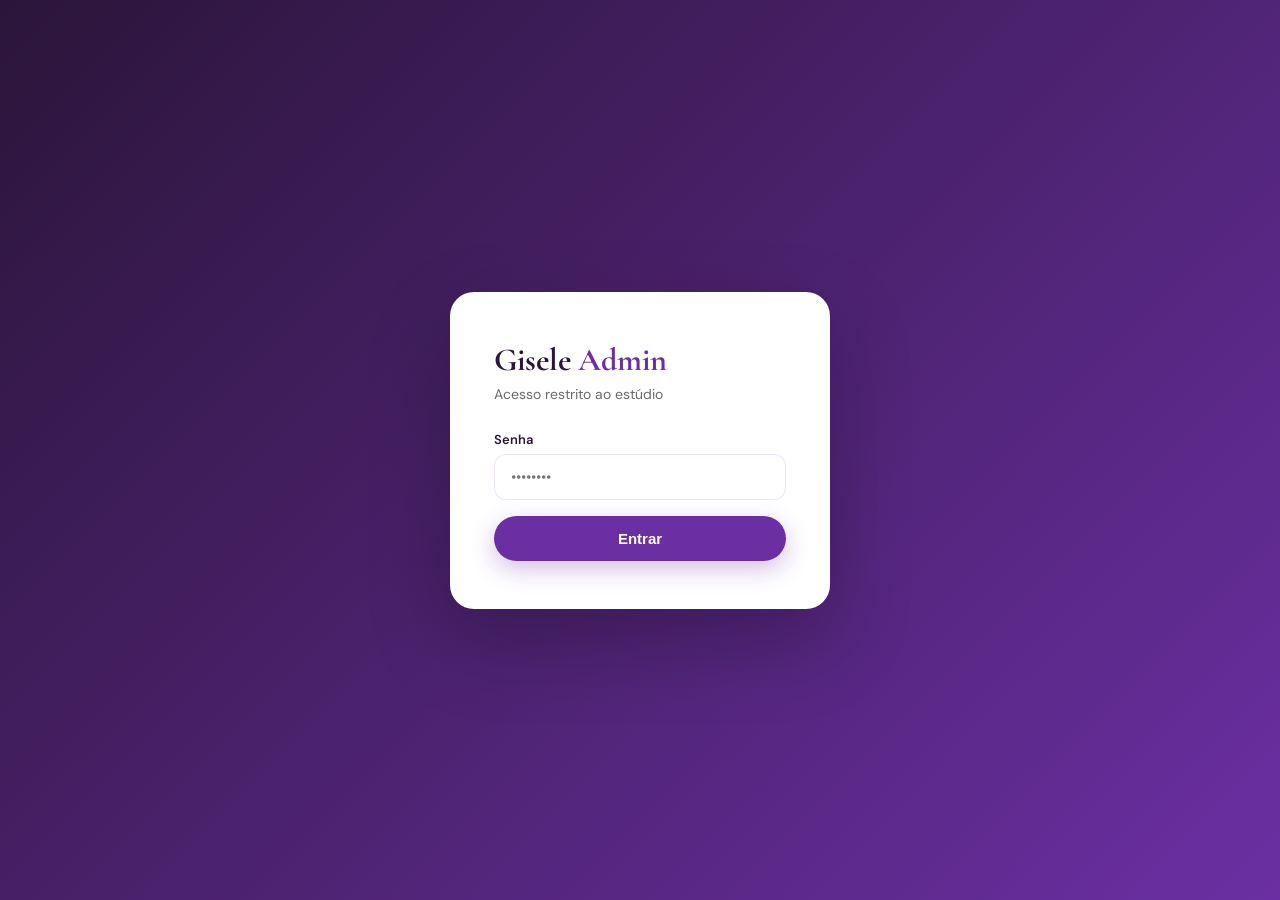
<file: admin.html>
<!DOCTYPE html>
<html lang="pt-BR">
<head>
  <meta charset="UTF-8"/>
  <meta name="viewport" content="width=device-width, initial-scale=1.0"/>
  <title>Painel Admin | Gisele Tranças</title>
  <link rel="stylesheet" href="admin.css">
  <link rel="preconnect" href="https://fonts.googleapis.com">
  <link rel="preconnect" href="https://fonts.gstatic.com" crossorigin>
  <link href="https://fonts.googleapis.com/css2?family=Cormorant+Garamond:ital,wght@0,600;0,700;1,400&family=DM+Sans:wght@300;400;500;600;700&display=swap" rel="stylesheet">
</head>
<body>

<!-- LOGIN -->
<div class="login-screen" id="loginScreen">
  <div class="login-box">
    <div class="login-logo">Gisele <span>Admin</span></div>
    <p>Acesso restrito ao estúdio</p>
    <div class="form-group">
      <label>Senha</label>
      <input type="password" id="loginSenha" placeholder="••••••••" onkeydown="if(event.key==='Enter')fazerLogin()">
    </div>
    <div id="loginErro" class="login-erro" style="display:none">Senha incorreta.</div>
    <button onclick="fazerLogin()" class="btn-login">Entrar</button>
  </div>
</div>

<!-- PAINEL -->
<div class="admin-wrap" id="adminWrap" style="display:none">

  <!-- SIDEBAR -->
  <aside class="sidebar">
    <div class="sidebar-logo">Gisele <span>Admin</span></div>
    <nav class="sidebar-nav">
      <a href="#" class="nav-item ativo" data-aba="dashboard" onclick="mudarAba('dashboard',this)">
        <span class="nav-icon">📊</span> Dashboard
      </a>
      <a href="#" class="nav-item" data-aba="agendamentos" onclick="mudarAba('agendamentos',this)">
        <span class="nav-icon">📅</span> Agendamentos
      </a>
      <a href="#" class="nav-item" data-aba="profissionais" onclick="mudarAba('profissionais',this)">
        <span class="nav-icon">💇</span> Profissionais
      </a>
      <a href="#" class="nav-item" data-aba="clientes" onclick="mudarAba('clientes',this)">
        <span class="nav-icon">👥</span> Clientes
      </a>
      <a href="#" class="nav-item" data-aba="faturamento" onclick="mudarAba('faturamento',this)">
        <span class="nav-icon">💰</span> Faturamento
      </a>
      <a href="#" class="nav-item" data-aba="estoque" onclick="mudarAba('estoque',this)">
        <span class="nav-icon">📦</span> Estoque
      </a>
    </nav>
    <button class="btn-sair" onclick="sair()">Sair</button>
  </aside>

  <!-- CONTEÚDO -->
  <main class="admin-main">

    <!-- ═══ DASHBOARD ═══ -->
    <div class="aba ativa" id="aba-dashboard">
      <div class="aba-header"><h1>Dashboard</h1><span id="dataHoje"></span></div>
      <div class="kpis" id="kpis"></div>
      <div class="dash-grid">
        <div class="dash-card">
          <h3>⏳ Aguardando confirmação</h3>
          <div class="ag-lista" id="listaAnalise"></div>
        </div>
        <div class="dash-card">
          <h3>✅ Próximos confirmados</h3>
          <div class="ag-lista" id="listaProximos"></div>
        </div>
      </div>
    </div>

    <!-- ═══ AGENDAMENTOS ═══ -->
    <div class="aba" id="aba-agendamentos">
      <div class="aba-header">
        <h1>Agendamentos</h1>
        <div class="filtro-status" id="filtroStatus">
          <button class="fs-btn ativo" data-s="todos" onclick="filtrarStatus('todos',this)">Todos</button>
          <button class="fs-btn" data-s="analise" onclick="filtrarStatus('analise',this)">Em análise</button>
          <button class="fs-btn" data-s="confirmado" onclick="filtrarStatus('confirmado',this)">Confirmados</button>
          <button class="fs-btn" data-s="cancelado" onclick="filtrarStatus('cancelado',this)">Cancelados</button>
          <button class="fs-btn" data-s="concluido" onclick="filtrarStatus('concluido',this)">Concluídos</button>
        </div>
      </div>
      <div class="ag-tabela" id="tabelaAgendamentos"></div>
    </div>

    <!-- ═══ PROFISSIONAIS ═══ -->
    <div class="aba" id="aba-profissionais">
      <div class="aba-header"><h1>Profissionais</h1></div>
      <div class="prof-cards" id="profCards"></div>
    </div>

    <!-- ═══ CLIENTES ═══ -->
    <div class="aba" id="aba-clientes">
      <div class="aba-header">
        <h1>Clientes</h1>
        <input type="text" id="buscaCliente" placeholder="🔍 Buscar cliente..." oninput="renderClientes()">
      </div>
      <div class="clientes-tabela" id="tabelaClientes"></div>
    </div>

    <!-- ═══ FATURAMENTO ═══ -->
    <div class="aba" id="aba-faturamento">
      <div class="aba-header">
        <h1>Faturamento</h1>
        <select id="periodoFat" onchange="renderFaturamento()">
          <option value="7">Últimos 7 dias</option>
          <option value="30" selected>Últimos 30 dias</option>
          <option value="90">Últimos 90 dias</option>
        </select>
      </div>
      <div class="fat-kpis" id="fatKpis"></div>
      <div class="fat-grid">
        <div class="dash-card"><h3>Por serviço</h3><div id="fatPorServico"></div></div>
        <div class="dash-card"><h3>Por profissional</h3><div id="fatPorProf"></div></div>
      </div>
      <div class="dash-card" style="margin-top:20px"><h3>Histórico de receitas</h3><div id="fatHistorico"></div></div>
    </div>

    <!-- ═══ ESTOQUE ═══ -->
    <div class="aba" id="aba-estoque">
      <div class="aba-header">
        <h1>Estoque</h1>
        <button class="btn-add" onclick="abrirModalEstoque()">+ Novo produto</button>
      </div>
      <div class="estoque-tabela" id="tabelaEstoque"></div>
    </div>

  </main>
</div>

<!-- MODAL AGENDAMENTO -->
<div class="modal-overlay" id="modalOverlay" onclick="fecharModal()">
  <div class="modal" id="modal" onclick="event.stopPropagation()">
    <button class="modal-close" onclick="fecharModal()">✕</button>
    <div id="modalConteudo"></div>
  </div>
</div>

<!-- MODAL ESTOQUE -->
<div class="modal-overlay" id="modalEstoqueOverlay" onclick="fecharModalEstoque()">
  <div class="modal" id="modalEstoque" onclick="event.stopPropagation()">
    <button class="modal-close" onclick="fecharModalEstoque()">✕</button>
    <div class="modal-titulo">Produto</div>
    <div class="form-group"><label>Nome do produto</label><input type="text" id="esNome" placeholder="Ex: Fio de tranças 100g"></div>
    <div class="form-row2">
      <div class="form-group"><label>Quantidade</label><input type="number" id="esQtd" min="0" value="0"></div>
      <div class="form-group"><label>Estoque mínimo</label><input type="number" id="esMin" min="0" value="1"></div>
      <div class="form-group"><label>Preço custo (R$)</label><input type="number" id="esPreco" min="0" step="0.01"></div>
    </div>
    <div class="form-group"><label>Categoria</label>
      <select id="esCat"><option>Fio</option><option>Produto capilar</option><option>Acessório</option><option>Outro</option></select>
    </div>
    <input type="hidden" id="esEditId">
    <button class="btn-login" onclick="salvarProduto()" style="margin-top:16px">Salvar produto</button>
  </div>
</div>

<script src="data.js"></script>
<script src="admin.js"></script>
</body>
</html>
</file>
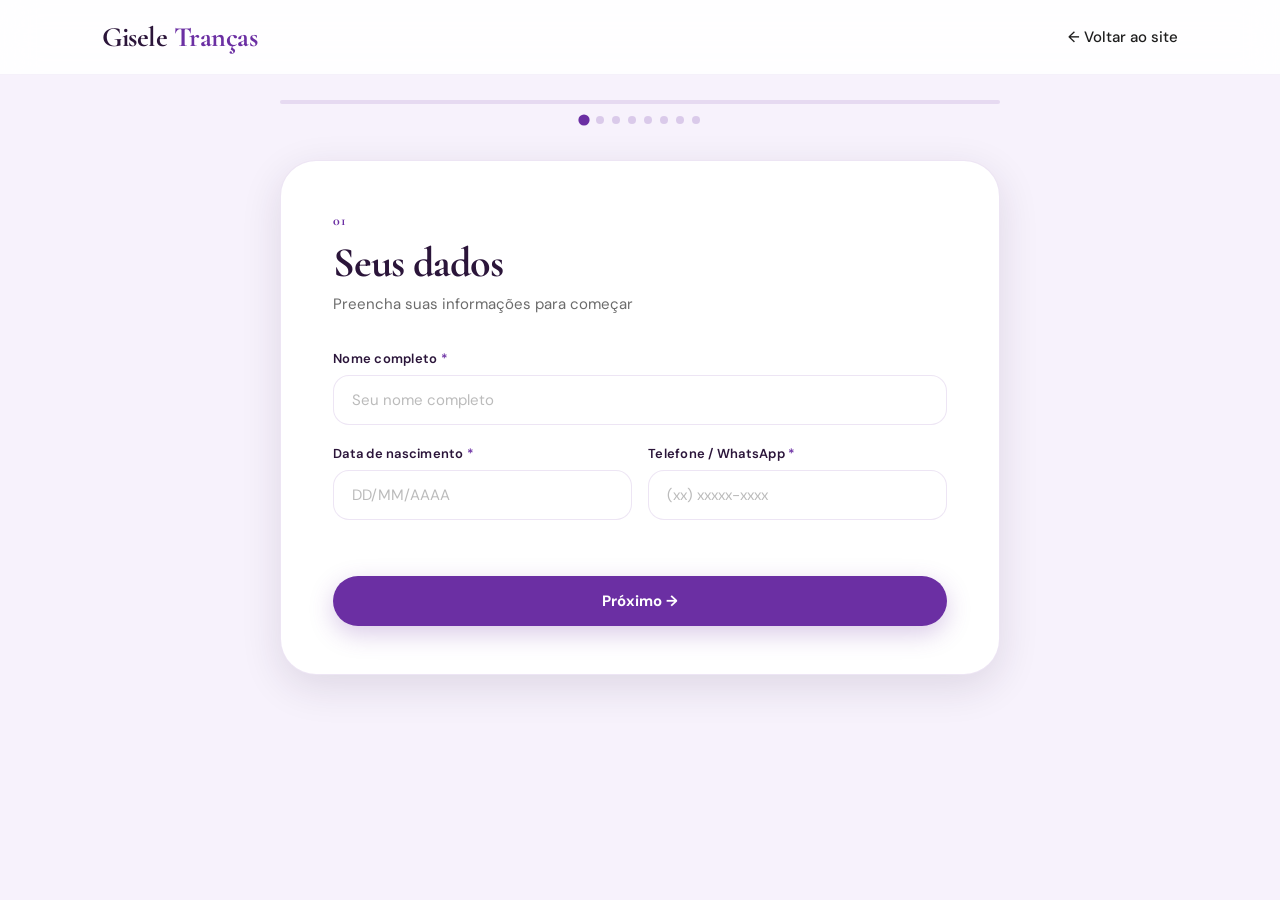
<file: agendamento.html>
<!DOCTYPE html>
<html lang="pt-BR">
<head>
  <meta charset="UTF-8"/>
  <meta name="viewport" content="width=device-width, initial-scale=1.0"/>
  <title>Agendar | Gisele Tranças</title>
  <link rel="stylesheet" href="style.css">
  <link rel="stylesheet" href="agendar.css">
  <link rel="preconnect" href="https://fonts.googleapis.com">
  <link rel="preconnect" href="https://fonts.gstatic.com" crossorigin>
  <link href="https://fonts.googleapis.com/css2?family=Cormorant+Garamond:ital,wght@0,400;0,600;0,700;1,400;1,600&family=DM+Sans:wght@300;400;500;600&display=swap" rel="stylesheet">
</head>
<body class="agendar-body">

<header id="header">
  <a href="index.html" class="logo">Gisele <span>Tranças</span></a>
  <nav>
    <a href="index.html">← Voltar ao site</a>
  </nav>
</header>

<main class="agendar-main">

  <!-- PROGRESS BAR -->
  <div class="progress-wrap">
    <div class="progress-bar" id="progressBar"></div>
  </div>
  <div class="steps-indicator" id="stepsIndicator"></div>

  <!-- CONTAINER DAS TELAS -->
  <div class="tela-wrap" id="telaWrap">

    <!-- ════════════ TELA 1: DADOS PESSOAIS ════════════ -->
    <div class="tela ativa" id="tela1">
      <div class="tela-header">
        <span class="tela-num">01</span>
        <h2>Seus dados</h2>
        <p>Preencha suas informações para começar</p>
      </div>
      <div class="form-group">
        <label>Nome completo <span class="req">*</span></label>
        <input type="text" id="nomeCliente" placeholder="Seu nome completo" autocomplete="name">
      </div>
      <div class="form-row">
        <div class="form-group">
          <label>Data de nascimento <span class="req">*</span></label>
          <input type="text" id="nascimento" placeholder="DD/MM/AAAA" maxlength="10">
        </div>
        <div class="form-group">
          <label>Telefone / WhatsApp <span class="req">*</span></label>
          <input type="text" id="telefone" placeholder="(xx) xxxxx-xxxx" maxlength="15">
        </div>
      </div>
      <div class="tela-actions">
        <button class="btn-prox" onclick="irParaTela(2)">Próximo →</button>
      </div>
    </div>

    <!-- ════════════ TELA 2: ESCOLHER SERVIÇO ════════════ -->
    <div class="tela" id="tela2">
      <div class="tela-header">
        <span class="tela-num">02</span>
        <h2>Escolha o serviço</h2>
        <p>Selecione a categoria e o serviço desejado</p>
      </div>

      <div class="servico-categorias" id="servicoCategorias"></div>

      <!-- Sub-seleção dinâmica (sexo, variante, etc.) -->
      <div class="sub-selecao" id="subSelecao"></div>

      <!-- Adicionais (Nagô feminino) -->
      <div class="adicionais-wrap" id="adicionaisWrap" style="display:none">
        <div class="adicionais-titulo">Adicionais (opcional)</div>
        <div class="adicionais-lista" id="adicionaisLista"></div>
      </div>

      <div class="servico-resumo" id="servicoResumo" style="display:none"></div>

      <div class="tela-actions">
        <button class="btn-voltar" onclick="irParaTela(1)">← Voltar</button>
        <button class="btn-prox" id="btnProxServico" onclick="avancarDeServico()" disabled>Próximo →</button>
      </div>
    </div>

    <!-- ════════════ TELA 3: FOTOS ════════════ -->
    <div class="tela" id="tela3">
      <div class="tela-header">
        <span class="tela-num">03</span>
        <h2>Fotos</h2>
        <p>Envie as fotos para ajudar na personalização</p>
      </div>

      <div class="foto-cards">
        <div class="foto-card">
          <div class="foto-label">📸 Foto do seu cabelo atual <span class="opcional">(opcional)</span></div>
          <div class="foto-drop" id="dropCabelo" onclick="document.getElementById('inputCabelo').click()">
            <div class="foto-drop-inner">
              <div class="foto-icon">🖼️</div>
              <p>Clique ou arraste a foto aqui</p>
              <small>JPG, PNG ou HEIC</small>
            </div>
            <img class="foto-preview" id="prevCabelo" alt="">
          </div>
          <input type="file" id="inputCabelo" accept="image/*" hidden>
        </div>

        <div class="foto-card">
          <div class="foto-label">✨ Foto de referência <span class="req">*</span> <span style="font-size:12px;color:var(--texto-cl)">(obrigatória)</span></div>
          <div class="foto-drop" id="dropRef" onclick="document.getElementById('inputRef').click()">
            <div class="foto-drop-inner">
              <div class="foto-icon">💜</div>
              <p>Clique ou arraste a referência</p>
              <small>Mostre o estilo que você quer</small>
            </div>
            <img class="foto-preview" id="prevRef" alt="">
          </div>
          <input type="file" id="inputRef" accept="image/*" hidden>
        </div>
      </div>

      <div class="tela-actions">
        <button class="btn-voltar" onclick="irParaTela(2)">← Voltar</button>
        <button class="btn-pular" onclick="pularFoto()">Pular fotos →</button>
        <button class="btn-prox" id="btnProxFoto" onclick="avancarDeFoto()">Próximo →</button>
      </div>
    </div>

    <!-- ════════════ TELA 4: COR E TAMANHO ════════════ -->
    <div class="tela" id="tela4">
      <div class="tela-header">
        <span class="tela-num">04</span>
        <h2>Cor e tamanho</h2>
        <p>Personalize sua trança</p>
      </div>

      <div class="form-group">
        <label>Cor desejada <span class="req">*</span></label>
        <div class="cores-grid" id="coresGrid">
          <div class="cor-opt" data-cor="Preto" onclick="selecionarCor(this)"><div class="cor-bolinha" style="background:#111"></div><span>Preto</span></div>
          <div class="cor-opt" data-cor="Castanho escuro" onclick="selecionarCor(this)"><div class="cor-bolinha" style="background:#3D1F00"></div><span>Castanho Esc.</span></div>
          <div class="cor-opt" data-cor="Castanho claro" onclick="selecionarCor(this)"><div class="cor-bolinha" style="background:#8B5E3C"></div><span>Castanho Cl.</span></div>
          <div class="cor-opt" data-cor="Loiro" onclick="selecionarCor(this)"><div class="cor-bolinha" style="background:#D4A017"></div><span>Loiro</span></div>
          <div class="cor-opt" data-cor="Ruivo" onclick="selecionarCor(this)"><div class="cor-bolinha" style="background:#A0522D"></div><span>Ruivo</span></div>
          <div class="cor-opt" data-cor="Burgundy" onclick="selecionarCor(this)"><div class="cor-bolinha" style="background:#800020"></div><span>Burgundy</span></div>
          <div class="cor-opt" data-cor="Roxo" onclick="selecionarCor(this)"><div class="cor-bolinha" style="background:#6B2FA3"></div><span>Roxo</span></div>
          <div class="cor-opt" data-cor="Azul" onclick="selecionarCor(this)"><div class="cor-bolinha" style="background:#1a56db"></div><span>Azul</span></div>
          <div class="cor-opt" data-cor="Verde" onclick="selecionarCor(this)"><div class="cor-bolinha" style="background:#2e7d32"></div><span>Verde</span></div>
          <div class="cor-opt" data-cor="Rosa" onclick="selecionarCor(this)"><div class="cor-bolinha" style="background:#e91e8c"></div><span>Rosa</span></div>
          <div class="cor-opt" data-cor="Colorido" onclick="selecionarCor(this)"><div class="cor-bolinha grad"></div><span>Colorido</span></div>
          <div class="cor-opt" data-cor="Outra" onclick="selecionarCor(this)"><div class="cor-bolinha" style="background:linear-gradient(135deg,#eee,#ccc)"></div><span>Outra</span></div>
        </div>
        <input type="text" id="corPersonalizada" placeholder="Descreva a cor..." style="display:none;margin-top:12px">
      </div>

      <div class="form-group">
        <label>Tamanho desejado <span class="req">*</span></label>
        <div class="tamanho-opts" id="tamanhoOpts">
          <div class="tam-opt" data-tam="Curto" onclick="selecionarTam(this)">
            <div class="tam-icon">〰️</div><span>Curto</span><small>Até o queixo</small>
          </div>
          <div class="tam-opt" data-tam="Médio" onclick="selecionarTam(this)">
            <div class="tam-icon">〰️〰️</div><span>Médio</span><small>Ombro ao busto</small>
          </div>
          <div class="tam-opt" data-tam="Longo" onclick="selecionarTam(this)">
            <div class="tam-icon">〰️〰️〰️</div><span>Longo</span><small>Cintura</small>
          </div>
          <div class="tam-opt" data-tam="Extra longo" onclick="selecionarTam(this)">
            <div class="tam-icon">〰️〰️〰️〰️</div><span>Extra longo</span><small>Abaixo da cintura</small>
          </div>
        </div>
      </div>

      <div class="tela-actions">
        <button class="btn-voltar" onclick="irParaTela(3)">← Voltar</button>
        <button class="btn-prox" id="btnProxCorTam" onclick="avancarDeCorTam()" disabled>Próximo →</button>
      </div>
    </div>

    <!-- ════════════ TELA 5: PROFISSIONAL ════════════ -->
    <div class="tela" id="tela5">
      <div class="tela-header">
        <span class="tela-num">05</span>
        <h2>Profissional</h2>
        <p>Escolha com quem deseja ser atendida</p>
      </div>

      <div class="prof-selecao" id="profSelecao"></div>

      <div class="tela-actions">
        <button class="btn-voltar" id="btnVoltarProf" onclick="voltarDeProfissional()">← Voltar</button>
        <button class="btn-prox" id="btnProxProf" onclick="avancarDeProf()" disabled>Próximo →</button>
      </div>
    </div>

    <!-- ════════════ TELA 6: AGENDA ════════════ -->
    <div class="tela" id="tela6">
      <div class="tela-header">
        <span class="tela-num">06</span>
        <h2>Data e horário</h2>
        <p>Escolha o melhor momento para você</p>
      </div>

      <div class="agenda-wrap">
        <div class="calendario" id="calendario"></div>
        <div class="horarios-wrap">
          <div class="horarios-titulo" id="horariosTitulo">Selecione uma data</div>
          <div class="horarios-grid" id="horariosGrid"></div>
        </div>
      </div>

      <div class="tela-actions">
        <button class="btn-voltar" onclick="irParaTela(5)">← Voltar</button>
        <button class="btn-prox" id="btnProxAgenda" onclick="avancarDeAgenda()" disabled>Próximo →</button>
      </div>
    </div>

    <!-- ════════════ TELA 7: CONFIRMAÇÃO ════════════ -->
    <div class="tela" id="tela7">
      <div class="tela-header">
        <span class="tela-num">07</span>
        <h2>Confirme seu agendamento</h2>
        <p>Revise os dados antes de enviar</p>
      </div>

      <div class="resumo-final" id="resumoFinal"></div>

      <div class="politica-box">
        <h4>📋 Política de Cancelamento</h4>
        <p>Cancelamentos devem ser realizados com <strong>mínimo de 24 horas de antecedência</strong>.</p>
        <p>Agendamentos de última hora não são aceitos via site — entre em contato pelo WhatsApp ou ligue para <strong>(19) 99380-1112</strong>.</p>
        <p>Reagendamentos podem ser realizados mediante disponibilidade.</p>
        <label class="aceite-label">
          <input type="checkbox" id="aceiteTermos"> Li e aceito a política de cancelamento
        </label>
      </div>

      <div class="tela-actions">
        <button class="btn-voltar" onclick="irParaTela(6)">← Voltar</button>
        <button class="btn-confirmar" id="btnConfirmar" onclick="confirmarAgendamento()">Confirmar agendamento ✦</button>
      </div>
    </div>

    <!-- ════════════ TELA 8: EM ANÁLISE ════════════ -->
    <div class="tela" id="tela8">
      <div class="tela-analise">
        <div class="analise-icon">⏳</div>
        <h2>Agendamento em análise!</h2>
        <p>Recebemos sua solicitação. Em breve a Gisele irá confirmar seu horário pelo WhatsApp.</p>
        <div class="analise-info" id="analiseInfo"></div>
        <a href="index.html" class="btn-primary" style="margin-top:24px">Voltar ao início</a>
        <a id="btnWppFinal" href="#" class="btn-ghost" style="margin-top:12px" target="_blank">Falar no WhatsApp</a>
      </div>
    </div>

  </div><!-- /.tela-wrap -->
</main>

<script src="data.js"></script>
<script src="agendar.js"></script>
</body>
</html>
</file>
<file: admin.css>
@import url('https://fonts.googleapis.com/css2?family=Cormorant+Garamond:ital,wght@0,600;0,700;1,400&family=DM+Sans:wght@300;400;500;600;700&display=swap');

:root {
  --roxo:#6B2FA3; --roxo-esc:#2B153A; --roxo-med:#8B44C4;
  --lilas:#F7F2FC; --lilas-med:#EDE0FA;
  --branco:#fff; --texto:#1E1E1E; --texto-cl:#6B6B6B;
  --borda:rgba(107,47,163,.12);
  --verde:#22c55e; --vermelho:#ef4444; --amarelo:#f59e0b; --azul:#3b82f6;
  --font-disp:'Cormorant Garamond',serif;
  --font-body:'DM Sans',sans-serif;
  --sidebar:240px;
}
*,*::before,*::after{margin:0;padding:0;box-sizing:border-box;}
body{font-family:var(--font-body);background:#f5f0fb;color:var(--texto);}
a{text-decoration:none;color:inherit;}
input,select,textarea{font-family:var(--font-body);}

/* LOGIN */
.login-screen{min-height:100vh;display:flex;align-items:center;justify-content:center;background:linear-gradient(135deg,#2B153A,#6B2FA3);}
.login-box{background:#fff;border-radius:24px;padding:48px 44px;width:100%;max-width:380px;box-shadow:0 32px 80px rgba(0,0,0,.25);}
.login-logo{font-family:var(--font-disp);font-size:32px;font-weight:700;color:var(--roxo-esc);margin-bottom:6px;}
.login-logo span{color:var(--roxo);}
.login-box p{color:var(--texto-cl);font-size:14px;margin-bottom:28px;}
.form-group{margin-bottom:16px;}
label{display:block;font-size:13px;font-weight:600;color:var(--roxo-esc);margin-bottom:6px;}
input[type=text],input[type=password],input[type=number],input[type=email],select,textarea{
  width:100%;padding:12px 16px;border:1.5px solid var(--borda);border-radius:12px;
  font-size:15px;color:var(--texto);background:#fff;outline:none;transition:.3s;
}
input:focus,select:focus{border-color:var(--roxo);box-shadow:0 0 0 4px rgba(107,47,163,.08);}
.login-erro{background:#fff0f0;border:1px solid #f5c2c7;border-radius:8px;padding:10px 14px;font-size:13px;color:#c0392b;margin-bottom:14px;}
.btn-login{width:100%;padding:14px;background:var(--roxo);color:#fff;border:none;border-radius:50px;font-size:15px;font-weight:700;cursor:pointer;box-shadow:0 8px 24px rgba(107,47,163,.3);transition:.3s;}
.btn-login:hover{background:var(--roxo-esc);}

/* LAYOUT */
.admin-wrap{display:flex;min-height:100vh;}

/* SIDEBAR */
.sidebar{
  width:var(--sidebar);min-width:var(--sidebar);background:var(--roxo-esc);
  display:flex;flex-direction:column;padding:32px 0;position:sticky;top:0;height:100vh;
}
.sidebar-logo{font-family:var(--font-disp);font-size:24px;font-weight:700;color:#fff;padding:0 24px 32px;border-bottom:1px solid rgba(255,255,255,.08);}
.sidebar-logo span{color:var(--roxo-med);}
.sidebar-nav{flex:1;padding:20px 12px;display:flex;flex-direction:column;gap:4px;}
.nav-item{display:flex;align-items:center;gap:12px;padding:11px 14px;border-radius:12px;font-size:14px;font-weight:500;color:rgba(255,255,255,.65);transition:.25s;cursor:pointer;}
.nav-item:hover{background:rgba(255,255,255,.07);color:#fff;}
.nav-item.ativo{background:rgba(107,47,163,.5);color:#fff;font-weight:700;}
.nav-icon{font-size:17px;width:24px;text-align:center;}
.btn-sair{margin:16px;padding:11px;background:rgba(255,255,255,.07);border:1px solid rgba(255,255,255,.12);border-radius:12px;color:rgba(255,255,255,.5);font-size:13px;font-weight:600;cursor:pointer;transition:.25s;font-family:var(--font-body);}
.btn-sair:hover{background:rgba(239,68,68,.2);color:#fff;border-color:rgba(239,68,68,.3);}

/* MAIN */
.admin-main{flex:1;padding:32px 36px;overflow-y:auto;max-width:1200px;}

/* ABA */
.aba{display:none;animation:fadeIn .3s ease;}
.aba.ativa{display:block;}
@keyframes fadeIn{from{opacity:0;transform:translateY(8px);}to{opacity:1;transform:translateY(0);}}

.aba-header{display:flex;justify-content:space-between;align-items:center;margin-bottom:28px;flex-wrap:wrap;gap:12px;}
.aba-header h1{font-family:var(--font-disp);font-size:38px;color:var(--roxo-esc);letter-spacing:-1px;}

/* KPIS */
.kpis,.fat-kpis{display:grid;grid-template-columns:repeat(4,1fr);gap:16px;margin-bottom:28px;}
.kpi-card{background:#fff;border-radius:16px;padding:22px 20px;border:1px solid var(--borda);}
.kpi-label{font-size:12px;font-weight:700;letter-spacing:.08em;text-transform:uppercase;color:var(--texto-cl);margin-bottom:8px;}
.kpi-val{font-family:var(--font-disp);font-size:38px;font-weight:700;color:var(--roxo-esc);line-height:1;}
.kpi-sub{font-size:12px;color:var(--texto-cl);margin-top:4px;}
.kpi-card.verde .kpi-val{color:var(--verde);}
.kpi-card.roxo .kpi-val{color:var(--roxo);}

/* DASH GRID */
.dash-grid{display:grid;grid-template-columns:1fr 1fr;gap:20px;}
.dash-card{background:#fff;border-radius:16px;padding:24px;border:1px solid var(--borda);}
.dash-card h3{font-size:14px;font-weight:700;color:var(--roxo-esc);margin-bottom:16px;}

/* LISTA AGENDAMENTOS (dashboard) */
.ag-lista{display:flex;flex-direction:column;gap:10px;}
.ag-mini{padding:12px 14px;border-radius:12px;background:var(--lilas);border:1px solid var(--borda);cursor:pointer;transition:.2s;}
.ag-mini:hover{border-color:var(--roxo);}
.ag-mini-nome{font-size:14px;font-weight:600;color:var(--roxo-esc);}
.ag-mini-det{font-size:12px;color:var(--texto-cl);margin-top:2px;}
.ag-vazio{font-size:14px;color:var(--texto-cl);padding:12px 0;}

/* TABELA AGENDAMENTOS */
.filtro-status{display:flex;gap:8px;flex-wrap:wrap;}
.fs-btn{padding:8px 16px;border-radius:30px;border:1.5px solid var(--borda);background:#fff;font-size:13px;font-weight:600;cursor:pointer;font-family:var(--font-body);color:var(--texto-cl);transition:.25s;}
.fs-btn:hover{border-color:var(--roxo);color:var(--roxo);}
.fs-btn.ativo{background:var(--roxo);color:#fff;border-color:var(--roxo);}

.ag-tabela,.clientes-tabela,.estoque-tabela{overflow-x:auto;}
table{width:100%;border-collapse:collapse;background:#fff;border-radius:16px;overflow:hidden;border:1px solid var(--borda);}
th{background:var(--lilas);padding:12px 16px;text-align:left;font-size:12px;font-weight:700;letter-spacing:.06em;text-transform:uppercase;color:var(--roxo-esc);}
td{padding:14px 16px;border-top:1px solid var(--borda);font-size:14px;vertical-align:middle;}
tr:hover td{background:#faf5ff;}

.badge{display:inline-block;padding:4px 10px;border-radius:20px;font-size:11px;font-weight:700;letter-spacing:.04em;}
.badge.analise{background:rgba(245,158,11,.12);color:#92400e;}
.badge.confirmado{background:rgba(34,197,94,.12);color:#166534;}
.badge.cancelado{background:rgba(239,68,68,.12);color:#991b1b;}
.badge.concluido{background:rgba(107,47,163,.12);color:var(--roxo);}

.btn-sm{padding:6px 12px;border-radius:8px;border:none;font-size:12px;font-weight:700;cursor:pointer;font-family:var(--font-body);transition:.2s;}
.btn-confirmar-sm{background:rgba(34,197,94,.15);color:#166534;}
.btn-confirmar-sm:hover{background:var(--verde);color:#fff;}
.btn-cancelar-sm{background:rgba(239,68,68,.12);color:#991b1b;}
.btn-cancelar-sm:hover{background:var(--vermelho);color:#fff;}
.btn-ver-sm{background:var(--lilas);color:var(--roxo);}
.btn-ver-sm:hover{background:var(--lilas-med);}
.btn-reagendar-sm{background:rgba(59,130,246,.12);color:#1d4ed8;}
.btn-reagendar-sm:hover{background:var(--azul);color:#fff;}
.acoes-cell{display:flex;gap:6px;flex-wrap:wrap;}

/* PROFISSIONAIS */
.prof-cards{display:grid;grid-template-columns:repeat(3,1fr);gap:20px;}
.prof-admin-card{background:#fff;border-radius:20px;padding:28px 24px;border:1px solid var(--borda);}
.prof-admin-av{width:60px;height:60px;border-radius:50%;background:var(--lilas-med);color:var(--roxo);font-family:var(--font-disp);font-size:28px;font-weight:700;display:flex;align-items:center;justify-content:center;margin-bottom:14px;}
.prof-admin-card h3{font-size:18px;font-weight:700;color:var(--roxo-esc);margin-bottom:4px;}
.prof-admin-card .prof-servicos{font-size:12px;color:var(--texto-cl);line-height:1.7;margin:10px 0 14px;}
.prof-horarios{display:flex;flex-direction:column;gap:4px;}
.prof-hor-row{display:flex;justify-content:space-between;font-size:12px;padding:5px 0;border-top:1px solid var(--borda);}
.prof-hor-dia{font-weight:600;color:var(--roxo-esc);}
.prof-hor-h{color:var(--texto-cl);}

/* FATURAMENTO */
.fat-bar-wrap{margin-bottom:8px;}
.fat-bar-label{display:flex;justify-content:space-between;font-size:13px;margin-bottom:4px;}
.fat-bar-track{height:8px;background:var(--lilas);border-radius:4px;overflow:hidden;}
.fat-bar-fill{height:100%;background:var(--roxo);border-radius:4px;transition:width .6s ease;}
.fat-hist-item{display:flex;justify-content:space-between;padding:10px 0;border-top:1px solid var(--borda);font-size:14px;}
.fat-hist-item .fat-nome{font-weight:500;}
.fat-hist-item .fat-val{font-weight:700;color:var(--roxo);}

/* ESTOQUE */
.btn-add{padding:10px 20px;background:var(--roxo);color:#fff;border:none;border-radius:50px;font-size:14px;font-weight:700;cursor:pointer;font-family:var(--font-body);box-shadow:0 4px 16px rgba(107,47,163,.25);transition:.3s;}
.btn-add:hover{background:var(--roxo-esc);}
.estoque-baixo td{background:rgba(239,68,68,.04);}
.qtd-cell{display:flex;align-items:center;gap:8px;}
.qtd-btn{width:26px;height:26px;border-radius:6px;border:1px solid var(--borda);background:#fff;cursor:pointer;font-size:16px;display:flex;align-items:center;justify-content:center;transition:.2s;}
.qtd-btn:hover{background:var(--lilas);}

/* MODAL */
.modal-overlay{position:fixed;inset:0;background:rgba(43,21,58,.5);backdrop-filter:blur(6px);z-index:1000;display:none;align-items:center;justify-content:center;padding:20px;}
.modal-overlay.open{display:flex;}
.modal{background:#fff;border-radius:24px;padding:36px;max-width:560px;width:100%;max-height:90vh;overflow-y:auto;position:relative;box-shadow:0 32px 80px rgba(0,0,0,.2);}
.modal-close{position:absolute;top:16px;right:16px;background:var(--lilas);border:none;border-radius:50%;width:32px;height:32px;font-size:16px;cursor:pointer;display:flex;align-items:center;justify-content:center;transition:.2s;}
.modal-close:hover{background:var(--lilas-med);}
.modal-titulo{font-family:var(--font-disp);font-size:28px;color:var(--roxo-esc);margin-bottom:20px;}
.modal-row{display:flex;justify-content:space-between;padding:10px 0;border-bottom:1px solid var(--borda);font-size:14px;}
.modal-row:last-child{border-bottom:none;}
.modal-key{color:var(--texto-cl);font-size:13px;}
.modal-val{font-weight:600;color:var(--roxo-esc);text-align:right;max-width:60%;}
.modal-fotos{display:grid;grid-template-columns:1fr 1fr;gap:12px;margin:16px 0;}
.modal-foto{border-radius:12px;overflow:hidden;background:var(--lilas);aspect-ratio:4/5;}
.modal-foto img{width:100%;height:100%;object-fit:cover;}
.modal-foto-label{font-size:11px;font-weight:600;letter-spacing:.05em;text-transform:uppercase;color:var(--texto-cl);margin-bottom:6px;}
.modal-acoes{display:flex;gap:10px;margin-top:20px;flex-wrap:wrap;}
.btn-modal{flex:1;padding:13px;border-radius:50px;border:none;font-size:14px;font-weight:700;cursor:pointer;font-family:var(--font-body);transition:.25s;}
.btn-confirmar-m{background:var(--verde);color:#fff;}
.btn-cancelar-m{background:rgba(239,68,68,.12);color:#991b1b;border:1px solid rgba(239,68,68,.2);}
.btn-cancelar-m:hover{background:var(--vermelho);color:#fff;}
.btn-reagendar-m{background:var(--lilas);color:var(--roxo);}

/* Reagendamento */
.reagendar-wrap{margin-top:16px;padding-top:16px;border-top:1px solid var(--borda);}
.reagendar-wrap h4{font-size:14px;font-weight:700;color:var(--roxo-esc);margin-bottom:12px;}
.form-row2{display:grid;grid-template-columns:repeat(3,1fr);gap:12px;}

/* BUSCA */
#buscaCliente{max-width:280px;padding:10px 16px;border-radius:50px;}

/* RESPONSIVE */
@media(max-width:900px){
  .sidebar{display:none;}
  .kpis,.fat-kpis{grid-template-columns:repeat(2,1fr);}
  .dash-grid,.prof-cards{grid-template-columns:1fr;}
}
@media(max-width:600px){
  .admin-main{padding:20px 16px;}
  .kpis,.fat-kpis{grid-template-columns:1fr 1fr;}
}
</file>
<file: style.css>
@import url('https://fonts.googleapis.com/css2?family=Cormorant+Garamond:ital,wght@0,400;0,600;0,700;1,400;1,600&family=DM+Sans:wght@300;400;500;600&display=swap');

/* ═══════════════════════════════════════════
   VARIABLES
═══════════════════════════════════════════ */
:root {
  --roxo:        #6B2FA3;
  --roxo-med:    #8B44C4;
  --roxo-esc:    #2B153A;
  --lilas:       #F7F2FC;
  --lilas-med:   #EDE0FA;
  --branco:      #FFFFFF;
  --texto:       #1E1E1E;
  --texto-cl:    #6B6B6B;
  --borda:       rgba(107,47,163,0.12);
  --shadow-sm:   0 4px 20px rgba(43,21,58,0.08);
  --shadow-md:   0 12px 40px rgba(43,21,58,0.12);
  --shadow-lg:   0 24px 70px rgba(43,21,58,0.16);
  --r-sm: 16px;
  --r-md: 24px;
  --r-lg: 36px;
  --font-disp: 'Cormorant Garamond', serif;
  --font-body: 'DM Sans', sans-serif;
}

/* ═══════════════════════════════════════════
   RESET & BASE
═══════════════════════════════════════════ */
*, *::before, *::after { margin:0; padding:0; box-sizing:border-box; }
html { scroll-behavior:smooth; font-size:16px; }
body { font-family:var(--font-body); color:var(--texto); background:var(--branco); overflow-x:hidden; }
img  { display:block; max-width:100%; }
a    { text-decoration:none; color:inherit; }

/* ═══════════════════════════════════════════
   UTILS
═══════════════════════════════════════════ */
.btn-primary {
  display:inline-block;
  background:var(--roxo);
  color:#fff;
  padding:14px 30px;
  border-radius:50px;
  font-weight:600;
  font-size:15px;
  letter-spacing:.03em;
  box-shadow:0 10px 28px rgba(107,47,163,.28);
  transition:all .3s ease;
}
.btn-primary:hover { background:var(--roxo-esc); transform:translateY(-2px); box-shadow:0 16px 36px rgba(107,47,163,.38); }

.btn-ghost {
  display:inline-block;
  border:1.5px solid var(--borda);
  color:var(--roxo-esc);
  padding:14px 30px;
  border-radius:50px;
  font-weight:600;
  font-size:15px;
  background:rgba(255,255,255,.8);
  transition:all .3s ease;
}
.btn-ghost:hover { border-color:var(--roxo); background:var(--lilas-med); }

.label-it {
  font-family:var(--font-disp);
  font-style:italic;
  font-size:26px;
  color:var(--roxo);
}

/* ═══════════════════════════════════════════
   HEADER
═══════════════════════════════════════════ */
header {
  position:fixed; top:0; left:0; width:100%; z-index:999;
  padding:20px 8%;
  display:flex; justify-content:space-between; align-items:center;
  background:rgba(255,255,255,.88);
  backdrop-filter:blur(18px);
  border-bottom:1px solid rgba(107,47,163,.06);
  transition:padding .3s, box-shadow .3s;
}
header.scrolled { padding:14px 8%; box-shadow:var(--shadow-sm); }

.logo {
  font-family:var(--font-disp);
  font-size:28px;
  font-weight:700;
  color:var(--roxo-esc);
  letter-spacing:-.5px;
}
.logo span { color:var(--roxo); }

nav { display:flex; align-items:center; gap:28px; }
nav a {
  font-size:15px; font-weight:500; color:var(--texto);
  transition:color .3s;
  position:relative;
}
nav a:not(.btn-nav)::after {
  content:''; position:absolute; bottom:-4px; left:0;
  width:0; height:1px; background:var(--roxo);
  transition:width .3s;
}
nav a:not(.btn-nav):hover { color:var(--roxo); }
nav a:not(.btn-nav):hover::after { width:100%; }
.btn-nav {
  background:var(--roxo); color:#fff !important;
  padding:10px 22px; border-radius:40px; font-weight:600;
  font-size:14px; box-shadow:0 6px 18px rgba(107,47,163,.25);
  transition:all .3s;
}
.btn-nav:hover { background:var(--roxo-esc); transform:translateY(-2px); }
.btn-nav::after { display:none !important; }

/* Hamburger */
.hamburger { display:none; flex-direction:column; gap:5px; background:none; border:none; cursor:pointer; padding:4px; }
.hamburger span { display:block; width:24px; height:2px; background:var(--roxo-esc); border-radius:2px; transition:.3s; }
.hamburger.open span:nth-child(1) { transform:translateY(7px) rotate(45deg); }
.hamburger.open span:nth-child(2) { opacity:0; }
.hamburger.open span:nth-child(3) { transform:translateY(-7px) rotate(-45deg); }

.mobile-nav {
  display:none; position:fixed; top:0; left:0; width:100%; height:100vh; z-index:998;
  background:rgba(255,255,255,.97); backdrop-filter:blur(16px);
  flex-direction:column; align-items:center; justify-content:center; gap:32px;
}
.mobile-nav.open { display:flex; }
.mobile-nav a { font-size:24px; font-weight:600; color:var(--roxo-esc); }
.mobile-nav .btn-nav { font-size:18px; padding:14px 32px; }

/* ═══════════════════════════════════════════
   HERO
═══════════════════════════════════════════ */
.hero {
  min-height:100vh;
  position:relative;
  display:flex; flex-direction:column;
  overflow:hidden;
}
.hero-bg {
  position:absolute; inset:0;
  background:linear-gradient(145deg, #faf5ff 0%, #f0e3ff 55%, #fdf6ff 100%);
  z-index:0;
}
.hero-bg::before {
  content:'';
  position:absolute; top:-100px; right:-100px;
  width:600px; height:600px; border-radius:50%;
  background:radial-gradient(circle, rgba(107,47,163,.1) 0%, transparent 70%);
}
.hero-content {
  position:relative; z-index:1;
  flex:1; display:flex; align-items:center; justify-content:space-between;
  padding:140px 8% 80px;
  gap:60px;
}
.hero-text { width:50%; animation:fadeUp 1s ease both; }

.tag {
  display:inline-block;
  padding:8px 16px;
  border:1px solid rgba(107,47,163,.2);
  border-radius:30px;
  font-size:13px; font-weight:600; letter-spacing:.04em;
  color:var(--roxo);
  background:rgba(255,255,255,.9);
  margin-bottom:24px;
}

.hero h1 {
  font-family:var(--font-disp);
  font-size:88px; line-height:.92;
  letter-spacing:-3px;
  color:var(--roxo-esc);
  margin-bottom:24px;
}
.hero h1 em { font-style:italic; color:var(--roxo); }
.hero p {
  font-size:17px; line-height:1.85;
  color:var(--texto-cl); max-width:460px;
  margin-bottom:38px;
}
.hero-buttons { display:flex; gap:14px; flex-wrap:wrap; }

.hero-visual { width:45%; display:flex; justify-content:center; animation:fadeUp 1s ease .2s both; }
.hero-img-wrap {
  position:relative;
  width:100%; max-width:480px;
}
.hero-img-wrap img {
  width:100%; aspect-ratio:4/5; object-fit:cover;
  border-radius:40% 60% 60% 40% / 50% 40% 60% 50%;
  box-shadow:var(--shadow-lg), 0 0 0 8px rgba(107,47,163,.06);
  transition:border-radius 5s ease;
}
.hero-img-wrap:hover img { border-radius:50% 40% 50% 60% / 40% 60% 40% 60%; }

.hero-badge {
  position:absolute; bottom:24px; left:-20px;
  background:#fff; border-radius:var(--r-md);
  padding:14px 20px;
  box-shadow:var(--shadow-md);
  display:flex; align-items:center; gap:12px;
  border:1px solid var(--borda);
}
.badge-num { font-family:var(--font-disp); font-size:32px; font-weight:700; color:var(--roxo); }
.badge-txt { font-size:13px; font-weight:500; color:var(--texto-cl); max-width:90px; line-height:1.3; }

.hero-scroll {
  position:relative; z-index:1;
  display:flex; align-items:center; gap:12px;
  padding:0 8% 36px;
  color:var(--texto-cl); font-size:13px; font-weight:500; letter-spacing:.06em;
  animation:fadeUp 1.2s ease .4s both;
}
.scroll-line { width:40px; height:1px; background:var(--borda); }

/* ═══════════════════════════════════════════
   BENEFÍCIOS
═══════════════════════════════════════════ */
.beneficios {
  width:84%; margin:-60px auto 80px;
  background:#fff; border-radius:var(--r-lg);
  padding:44px 48px;
  display:grid; grid-template-columns:repeat(4,1fr); gap:28px;
  box-shadow:var(--shadow-md);
  border:1px solid var(--borda);
  position:relative; z-index:2;
}
.beneficio { text-align:center; padding:8px 0; }
.ben-icon { font-size:28px; margin-bottom:10px; }
.beneficio h3 { font-size:15px; font-weight:700; color:var(--roxo); margin-bottom:6px; }
.beneficio p  { font-size:13px; color:var(--texto-cl); line-height:1.6; }

/* ═══════════════════════════════════════════
   SEÇÃO TÍTULO
═══════════════════════════════════════════ */
.titulo-secao { text-align:center; margin-bottom:36px; }
.titulo-secao span { font-family:var(--font-disp); font-style:italic; font-size:26px; color:var(--roxo); }
.titulo-secao h2 { font-family:var(--font-disp); font-size:56px; color:var(--roxo-esc); letter-spacing:-1px; margin-top:4px; }

/* ═══════════════════════════════════════════
   CATÁLOGO
═══════════════════════════════════════════ */
.catalogo { padding:60px 0 100px; }
.catalogo > .titulo-secao { padding:0 8%; }

/* Filtros */
.filtros {
  display:flex; gap:10px;
  padding:0 8% 36px;
  overflow-x:auto; cursor:grab;
  scrollbar-width:none;
  -webkit-overflow-scrolling:touch;
  user-select:none;
}
.filtros::-webkit-scrollbar { display:none; }
.filtro {
  flex-shrink:0;
  border:none; padding:10px 20px; border-radius:30px;
  cursor:pointer;
  background:var(--lilas); color:var(--roxo);
  font-weight:600; font-size:13px;
  font-family:var(--font-body);
  letter-spacing:.02em;
  transition:all .25s ease;
  white-space:nowrap;
}
.filtro:hover { background:var(--lilas-med); }
.filtro.ativo { background:var(--roxo); color:#fff; box-shadow:0 6px 18px rgba(107,47,163,.25); }

/* Carrossel */
.carrossel-wrap {
  position:relative;
  display:flex; align-items:center;
  padding:0 8%;
  gap:16px;
  overflow:hidden;
}
.carrossel-viewport {
  flex:1; overflow:hidden; border-radius:var(--r-md);
}
.carrossel-track {
  display:flex; gap:16px;
  will-change:transform;
}
.carr-item {
  flex:0 0 calc((100% - 48px) / 4);
  border-radius:var(--r-md);
  overflow:hidden;
  cursor:pointer;
}
.carr-item img {
  width:100%; height:400px; object-fit:cover;
  transition:transform .5s ease;
}
.carr-item:hover img { transform:scale(1.05); }

.carr-btn {
  flex-shrink:0;
  width:48px; height:48px;
  border-radius:50%; border:1.5px solid var(--borda);
  background:#fff; color:var(--roxo-esc);
  font-size:24px; line-height:1;
  cursor:pointer; display:flex; align-items:center; justify-content:center;
  box-shadow:var(--shadow-sm);
  transition:all .25s ease;
  z-index:2;
}
.carr-btn:hover { background:var(--roxo); color:#fff; border-color:var(--roxo); }

/* Preço card */
.preco-card {
  margin:40px 8% 0;
  background:#fff;
  border:1px solid var(--borda);
  border-radius:var(--r-lg);
  padding:36px 40px;
  box-shadow:var(--shadow-sm);
  opacity:0; transform:translateY(12px);
  transition:all .4s ease;
}
.preco-card.visible { opacity:1; transform:translateY(0); }
.preco-header h3 { font-family:var(--font-disp); font-size:34px; color:var(--roxo-esc); margin-bottom:8px; }
.preco-nota-esp {
  display:inline-block;
  background:rgba(201,168,76,.12);
  border:1px solid rgba(201,168,76,.3);
  border-radius:8px; padding:6px 14px;
  font-size:13px; font-weight:600; color:#856a1a;
  margin-bottom:20px;
}
.preco-body { display:flex; flex-wrap:wrap; gap:24px; margin-top:20px; }
.preco-grupo { flex:1; min-width:220px; }
.preco-grupo-label {
  font-size:12px; font-weight:700; letter-spacing:.1em; text-transform:uppercase;
  color:var(--roxo); margin-bottom:12px; padding-bottom:8px;
  border-bottom:1px solid var(--borda);
}
.preco-lista { display:flex; flex-direction:column; gap:8px; }
.preco-item {
  display:grid; grid-template-columns:1fr auto auto;
  gap:12px; align-items:center;
  padding:10px 14px; border-radius:10px;
  background:var(--lilas);
}
.preco-nome { font-weight:500; font-size:14px; }
.preco-duracao { font-size:12px; color:var(--texto-cl); }
.preco-valor { font-weight:700; font-size:15px; color:var(--roxo); white-space:nowrap; }
.preco-adicionais {
  font-size:13px; color:var(--texto-cl);
  padding:10px 14px; background:var(--lilas);
  border-radius:10px; margin-top:8px;
}
.preco-adicionais em { color:var(--roxo); font-style:normal; font-weight:600; }
.preco-prof-note { font-size:13px; color:var(--texto-cl); margin-top:8px; }
.btn-agendar-card {
  display:inline-block; margin-top:24px;
  background:var(--roxo); color:#fff;
  padding:13px 28px; border-radius:40px;
  font-weight:600; font-size:14px;
  box-shadow:0 8px 24px rgba(107,47,163,.25);
  transition:all .3s;
}
.btn-agendar-card:hover { background:var(--roxo-esc); transform:translateY(-2px); }

/* ═══════════════════════════════════════════
   SOBRE
═══════════════════════════════════════════ */
.sobre {
  padding:100px 8%;
  background:linear-gradient(135deg, var(--lilas) 0%, #f0e6fa 100%);
  overflow:hidden; position:relative;
}
.sobre-inner { display:flex; gap:70px; align-items:center; }

.sobre-img { width:48%; position:relative; }
.sobre-img img { width:100%; height:560px; object-fit:cover; border-radius:var(--r-lg); box-shadow:var(--shadow-lg); }
.sobre-quote {
  position:absolute; bottom:-24px; right:-16px;
  background:var(--roxo-esc); color:#fff;
  padding:18px 24px; border-radius:var(--r-md);
  font-family:var(--font-disp); font-style:italic; font-size:18px;
  max-width:240px; line-height:1.4;
  box-shadow:var(--shadow-md);
}

.sobre-txt { width:52%; }
.sobre-txt h2 { font-family:var(--font-disp); font-size:58px; line-height:1; letter-spacing:-1.5px; color:var(--roxo-esc); margin:14px 0 24px; }
.sobre-txt p  { font-size:16px; line-height:1.9; color:var(--texto-cl); margin-bottom:16px; }

.profissionais-grid { display:flex; flex-direction:column; gap:12px; margin:28px 0 32px; }
.prof-card {
  display:flex; align-items:center; gap:14px;
  background:#fff; border-radius:var(--r-sm);
  padding:14px 18px; border:1px solid var(--borda);
  box-shadow:var(--shadow-sm);
}
.prof-avatar {
  width:44px; height:44px; border-radius:50%;
  background:var(--lilas-med); color:var(--roxo);
  font-family:var(--font-disp); font-size:20px; font-weight:700;
  display:flex; align-items:center; justify-content:center;
  flex-shrink:0;
}
.prof-card strong { display:block; font-size:15px; color:var(--roxo-esc); }
.prof-card small  { font-size:12px; color:var(--texto-cl); }

/* ═══════════════════════════════════════════
   FOOTER
═══════════════════════════════════════════ */
footer {
  padding:70px 8% 50px;
  background:var(--roxo-esc); color:#fff;
  text-align:center;
}
.footer-logo { font-family:var(--font-disp); font-size:38px; font-weight:700; margin-bottom:10px; }
.footer-logo span { color:var(--roxo-med); }
footer > .footer-inner > p { font-size:15px; color:rgba(255,255,255,.6); margin-bottom:20px; }
.footer-links { display:flex; justify-content:center; gap:24px; margin-bottom:32px; flex-wrap:wrap; }
.footer-links a {
  font-size:15px; font-weight:600; color:#fff;
  border-bottom:1px solid rgba(255,255,255,.25); padding-bottom:2px;
  transition:border-color .3s;
}
.footer-links a:hover { border-color:#fff; }
.footer-copy { font-size:12px; color:rgba(255,255,255,.35); letter-spacing:.05em; }

/* ═══════════════════════════════════════════
   ANIMAÇÕES
═══════════════════════════════════════════ */
@keyframes fadeUp {
  from { opacity:0; transform:translateY(32px); }
  to   { opacity:1; transform:translateY(0); }
}

/* ═══════════════════════════════════════════
   RESPONSIVO
═══════════════════════════════════════════ */
@media (max-width:1100px) {
  .hero h1 { font-size:72px; }
  .carr-item { flex:0 0 calc((100% - 32px) / 3); }
}
@media (max-width:980px) {
  nav { display:none; }
  .hamburger { display:flex; }
  .hero-content { flex-direction:column; text-align:center; padding-top:110px; gap:50px; }
  .hero-text, .hero-visual { width:100%; }
  .hero-img-wrap { max-width:340px; margin:0 auto; }
  .hero p { margin:0 auto 36px; }
  .hero-buttons { justify-content:center; }
  .hero h1 { font-size:62px; }
  .beneficios { grid-template-columns:repeat(2,1fr); width:92%; padding:36px; }
  .carr-item { flex:0 0 calc((100% - 16px) / 2); }
  .sobre-inner { flex-direction:column; }
  .sobre-img, .sobre-txt { width:100%; }
  .sobre-quote { right:0; }
  .sobre-txt h2 { font-size:46px; }
}
@media (max-width:600px) {
  .beneficios { grid-template-columns:1fr; }
  .hero h1 { font-size:50px; }
  .titulo-secao h2 { font-size:40px; }
  .carr-item { flex:0 0 100%; }
  .carrossel-wrap { padding:0 16px; }
  .filtros { padding:0 16px 28px; }
  .preco-card { padding:24px 20px; }
  .preco-item { grid-template-columns:1fr auto; }
  .preco-duracao { display:none; }
  .sobre-img img { height:380px; }
  .sobre-txt h2 { font-size:38px; }
}
</file>
<file: agendar.css>
/* ═══════════════════════════════════════════
   AGENDAR.CSS
═══════════════════════════════════════════ */
.agendar-body { background: var(--lilas); min-height: 100vh; }

.agendar-main {
  max-width: 760px;
  margin: 0 auto;
  padding: 100px 20px 80px;
}

/* Progress */
.progress-wrap {
  height: 4px; background: rgba(107,47,163,.12);
  border-radius: 4px; margin-bottom: 12px;
}
.progress-bar {
  height: 100%; background: var(--roxo);
  border-radius: 4px; transition: width .5s ease;
}
.steps-indicator {
  display: flex; gap: 8px; justify-content: center;
  margin-bottom: 36px; flex-wrap: wrap;
}
.step-dot {
  width: 8px; height: 8px; border-radius: 50%;
  background: rgba(107,47,163,.2);
  transition: all .3s;
  cursor: default;
}
.step-dot.ativo { background: var(--roxo); transform: scale(1.4); }
.step-dot.done  { background: var(--roxo-med); }

/* Telas */
.tela-wrap { position: relative; min-height: 400px; }
.tela {
  display: none;
  background: #fff;
  border-radius: var(--r-lg);
  padding: 48px 52px;
  box-shadow: var(--shadow-md);
  border: 1px solid var(--borda);
  animation: fadeUp .4s ease both;
}
.tela.ativa { display: block; }

.tela-num {
  display: inline-block;
  font-family: var(--font-disp); font-size: 14px; font-weight: 700;
  color: var(--roxo); letter-spacing: .1em;
  margin-bottom: 8px;
}
.tela-header { margin-bottom: 36px; }
.tela-header h2 { font-family: var(--font-disp); font-size: 42px; color: var(--roxo-esc); letter-spacing: -1px; }
.tela-header p  { font-size: 15px; color: var(--texto-cl); margin-top: 6px; }

/* Form */
.form-group { margin-bottom: 20px; }
.form-row { display: grid; grid-template-columns: 1fr 1fr; gap: 16px; }
label { display: block; font-size: 13px; font-weight: 600; color: var(--roxo-esc); margin-bottom: 8px; letter-spacing: .02em; }
.req { color: var(--roxo); }
.opcional { font-size: 11px; font-weight: 400; color: var(--texto-cl); }
input[type=text], input[type=email], select, textarea {
  width: 100%; padding: 14px 18px;
  border: 1.5px solid rgba(107,47,163,.12);
  border-radius: var(--r-sm);
  font-size: 15px; font-family: var(--font-body);
  color: var(--texto); background: #fff;
  outline: none; transition: border-color .3s, box-shadow .3s;
}
input:focus, select:focus, textarea:focus {
  border-color: var(--roxo);
  box-shadow: 0 0 0 4px rgba(107,47,163,.08);
}
input::placeholder { color: #bbb; }

/* Botões de ação */
.tela-actions { display: flex; gap: 12px; margin-top: 36px; align-items: center; flex-wrap: wrap; }
.btn-prox {
  flex: 1; padding: 15px 24px;
  background: var(--roxo); color: #fff;
  border: none; border-radius: 50px;
  font-size: 15px; font-weight: 700; font-family: var(--font-body);
  cursor: pointer; transition: all .3s;
  box-shadow: 0 8px 24px rgba(107,47,163,.25);
}
.btn-prox:hover:not(:disabled) { background: var(--roxo-esc); transform: translateY(-2px); }
.btn-prox:disabled { opacity: .45; cursor: not-allowed; transform: none !important; }
.btn-voltar {
  padding: 15px 20px; background: none;
  border: 1.5px solid var(--borda); border-radius: 50px;
  font-size: 14px; font-weight: 600; font-family: var(--font-body);
  color: var(--texto-cl); cursor: pointer; transition: all .3s;
}
.btn-voltar:hover { border-color: var(--roxo); color: var(--roxo); }
.btn-pular {
  padding: 15px 20px; background: none;
  border: 1.5px dashed var(--borda); border-radius: 50px;
  font-size: 14px; font-weight: 600; font-family: var(--font-body);
  color: var(--texto-cl); cursor: pointer; transition: all .3s;
}
.btn-pular:hover { border-color: var(--roxo-med); color: var(--roxo-med); }
.btn-confirmar {
  flex: 1; padding: 17px 24px;
  background: var(--roxo-esc); color: #fff;
  border: none; border-radius: 50px;
  font-size: 16px; font-weight: 700; font-family: var(--font-body);
  cursor: pointer; transition: all .3s;
  box-shadow: 0 12px 32px rgba(43,21,58,.3);
}
.btn-confirmar:hover { transform: translateY(-2px); }
.btn-confirmar:disabled { opacity: .45; cursor: not-allowed; }

/* ── TELA 2: Serviços ── */
.servico-categorias {
  display: grid; grid-template-columns: repeat(3,1fr); gap: 10px;
  margin-bottom: 24px;
}
.cat-btn {
  padding: 12px 10px; border-radius: var(--r-sm);
  border: 1.5px solid var(--borda);
  background: #fff; cursor: pointer;
  text-align: center; transition: all .25s;
  font-family: var(--font-body); font-size: 13px; font-weight: 600;
  color: var(--roxo-esc);
}
.cat-btn:hover { border-color: var(--roxo); color: var(--roxo); }
.cat-btn.selecionado { background: var(--roxo); color: #fff; border-color: var(--roxo); box-shadow: 0 4px 16px rgba(107,47,163,.25); }
.cat-btn .cat-nota { display: block; font-size: 11px; font-weight: 400; margin-top: 2px; opacity: .75; }

.sub-selecao { margin-bottom: 20px; }
.sub-label { font-size: 13px; font-weight: 600; color: var(--roxo-esc); margin-bottom: 10px; }
.sub-opts { display: flex; gap: 8px; flex-wrap: wrap; }
.sub-opt {
  padding: 9px 18px; border-radius: 30px;
  border: 1.5px solid var(--borda); background: #fff;
  font-size: 13px; font-weight: 600; cursor: pointer;
  font-family: var(--font-body); color: var(--roxo-esc);
  transition: all .25s;
}
.sub-opt:hover { border-color: var(--roxo); }
.sub-opt.sel { background: var(--roxo); color: #fff; border-color: var(--roxo); }

.itens-lista { display: flex; flex-direction: column; gap: 8px; margin-top: 12px; }
.item-opt {
  display: flex; justify-content: space-between; align-items: center;
  padding: 13px 16px; border-radius: var(--r-sm);
  border: 1.5px solid var(--borda); background: #fff;
  cursor: pointer; transition: all .25s;
}
.item-opt:hover { border-color: var(--roxo); }
.item-opt.sel { border-color: var(--roxo); background: var(--lilas); }
.item-opt .item-nome { font-weight: 600; font-size: 14px; }
.item-opt .item-dur  { font-size: 12px; color: var(--texto-cl); }
.item-opt .item-preco{ font-weight: 700; font-size: 15px; color: var(--roxo); }

/* Adicionais (nagô) */
.adicionais-titulo { font-size: 13px; font-weight: 700; letter-spacing: .05em; text-transform: uppercase; color: var(--roxo-esc); margin-bottom: 10px; }
.adicionais-lista { display: flex; gap: 8px; flex-wrap: wrap; }
.adic-opt {
  padding: 8px 16px; border-radius: 30px;
  border: 1.5px solid var(--borda); background: #fff;
  font-size: 13px; font-weight: 600; cursor: pointer;
  font-family: var(--font-body); color: var(--roxo-esc);
  transition: all .25s;
}
.adic-opt.sel { background: var(--roxo-med); color: #fff; border-color: var(--roxo-med); }
.adic-opt .adic-preco { font-size: 11px; opacity: .8; }

.servico-resumo {
  margin-top: 16px; padding: 14px 18px;
  background: var(--lilas); border-radius: var(--r-sm);
  font-size: 14px; font-weight: 500; color: var(--roxo-esc);
}
.servico-resumo strong { color: var(--roxo); font-size: 18px; }

/* ── TELA 3: Fotos ── */
.foto-cards { display: grid; grid-template-columns: 1fr 1fr; gap: 20px; }
.foto-card {}
.foto-label { font-size: 13px; font-weight: 600; color: var(--roxo-esc); margin-bottom: 10px; }
.foto-drop {
  border: 2px dashed rgba(107,47,163,.2); border-radius: var(--r-md);
  min-height: 180px; cursor: pointer; position: relative;
  overflow: hidden; transition: border-color .3s, background .3s;
  display: flex; align-items: center; justify-content: center;
  background: var(--lilas);
}
.foto-drop:hover { border-color: var(--roxo); background: var(--lilas-med); }
.foto-drop-inner { text-align: center; padding: 20px; }
.foto-icon { font-size: 32px; margin-bottom: 8px; }
.foto-drop p { font-size: 14px; font-weight: 500; color: var(--texto-cl); }
.foto-drop small { font-size: 12px; color: #bbb; margin-top: 4px; display: block; }
.foto-preview {
  position: absolute; inset: 0; width: 100%; height: 100%;
  object-fit: cover; display: none;
}
.foto-preview.visible { display: block; }
.foto-drop.tem-foto .foto-drop-inner { display: none; }
.foto-drop.tem-foto .foto-preview { display: block; }

/* ── TELA 4: Cor/Tam ── */
.cores-grid { display: grid; grid-template-columns: repeat(6,1fr); gap: 10px; margin-bottom: 8px; }
.cor-opt {
  display: flex; flex-direction: column; align-items: center; gap: 6px;
  padding: 10px 6px; border-radius: var(--r-sm);
  border: 1.5px solid var(--borda); cursor: pointer; transition: all .25s;
}
.cor-opt:hover { border-color: var(--roxo); }
.cor-opt.sel { border-color: var(--roxo); box-shadow: 0 0 0 3px rgba(107,47,163,.15); }
.cor-bolinha { width: 28px; height: 28px; border-radius: 50%; border: 2px solid rgba(0,0,0,.08); }
.cor-bolinha.grad { background: conic-gradient(red,yellow,lime,cyan,blue,magenta,red); }
.cor-opt span { font-size: 11px; font-weight: 600; text-align: center; color: var(--texto-cl); }

.tamanho-opts { display: grid; grid-template-columns: repeat(4,1fr); gap: 12px; }
.tam-opt {
  padding: 18px 10px; border-radius: var(--r-md);
  border: 1.5px solid var(--borda); text-align: center;
  cursor: pointer; transition: all .25s;
}
.tam-opt:hover { border-color: var(--roxo); }
.tam-opt.sel { border-color: var(--roxo); background: var(--lilas); box-shadow: 0 4px 16px rgba(107,47,163,.12); }
.tam-icon { font-size: 20px; margin-bottom: 6px; letter-spacing: -4px; }
.tam-opt span { display: block; font-size: 14px; font-weight: 700; color: var(--roxo-esc); }
.tam-opt small { font-size: 11px; color: var(--texto-cl); }

/* ── TELA 5: Profissional ── */
.prof-selecao { display: flex; flex-direction: column; gap: 14px; }
.prof-item {
  display: flex; align-items: center; gap: 18px;
  padding: 18px 22px; border-radius: var(--r-md);
  border: 1.5px solid var(--borda); background: #fff;
  cursor: pointer; transition: all .25s;
}
.prof-item:hover { border-color: var(--roxo); }
.prof-item.sel { border-color: var(--roxo); background: var(--lilas); }
.prof-item .prof-avatar { width: 52px; height: 52px; border-radius: 50%; background: var(--lilas-med); color: var(--roxo); font-family: var(--font-disp); font-size: 24px; font-weight: 700; display: flex; align-items: center; justify-content: center; flex-shrink: 0; }
.prof-item .prof-info strong { display: block; font-size: 16px; color: var(--roxo-esc); }
.prof-item .prof-info small  { font-size: 12px; color: var(--texto-cl); }
.prof-item .prof-check { margin-left: auto; width: 24px; height: 24px; border-radius: 50%; border: 2px solid var(--borda); display: flex; align-items: center; justify-content: center; transition: all .25s; }
.prof-item.sel .prof-check { background: var(--roxo); border-color: var(--roxo); color: #fff; font-size: 14px; }

/* ── TELA 6: Agenda ── */
.agenda-wrap { display: grid; grid-template-columns: 1fr 1fr; gap: 28px; }
.calendario { background: var(--lilas); border-radius: var(--r-md); padding: 24px; }
.cal-header { display: flex; justify-content: space-between; align-items: center; margin-bottom: 20px; }
.cal-mes { font-family: var(--font-disp); font-size: 22px; font-weight: 700; color: var(--roxo-esc); }
.cal-nav { background: none; border: 1.5px solid var(--borda); border-radius: 50%; width: 32px; height: 32px; cursor: pointer; font-size: 16px; display: flex; align-items: center; justify-content: center; transition: all .25s; }
.cal-nav:hover { background: var(--roxo); color: #fff; border-color: var(--roxo); }
.cal-grid { display: grid; grid-template-columns: repeat(7,1fr); gap: 4px; }
.cal-dow { text-align: center; font-size: 11px; font-weight: 700; letter-spacing: .06em; color: var(--texto-cl); padding: 4px 0 8px; }
.cal-day {
  aspect-ratio: 1; display: flex; align-items: center; justify-content: center;
  font-size: 13px; font-weight: 500; border-radius: 50%;
  cursor: pointer; transition: all .2s; border: none; background: none;
  font-family: var(--font-body);
}
.cal-day:hover:not(:disabled) { background: var(--lilas-med); }
.cal-day.hoje { font-weight: 700; color: var(--roxo); }
.cal-day.sel { background: var(--roxo); color: #fff; }
.cal-day:disabled { color: #ccc; cursor: not-allowed; }
.cal-day.passado { color: #ddd; cursor: not-allowed; }

.horarios-titulo { font-size: 14px; font-weight: 700; color: var(--roxo-esc); margin-bottom: 14px; }
.horarios-grid { display: grid; grid-template-columns: repeat(3,1fr); gap: 8px; }
.hora-btn {
  padding: 10px; border-radius: var(--r-sm);
  border: 1.5px solid var(--borda); background: #fff;
  font-size: 13px; font-weight: 600; cursor: pointer;
  font-family: var(--font-body); color: var(--roxo-esc);
  transition: all .25s; text-align: center;
}
.hora-btn:hover:not(:disabled) { border-color: var(--roxo); color: var(--roxo); }
.hora-btn.sel { background: var(--roxo); color: #fff; border-color: var(--roxo); }
.hora-btn:disabled { opacity: .35; cursor: not-allowed; }

/* ── TELA 7: Resumo ── */
.resumo-final { background: var(--lilas); border-radius: var(--r-md); padding: 28px; margin-bottom: 24px; }
.resumo-row { display: flex; justify-content: space-between; padding: 10px 0; border-bottom: 1px solid rgba(107,47,163,.08); }
.resumo-row:last-child { border-bottom: none; }
.resumo-key { font-size: 13px; color: var(--texto-cl); }
.resumo-val { font-size: 14px; font-weight: 600; color: var(--roxo-esc); text-align: right; max-width: 60%; }
.resumo-total { margin-top: 16px; padding-top: 16px; border-top: 2px solid var(--borda); display: flex; justify-content: space-between; align-items: center; }
.resumo-total span:first-child { font-weight: 700; font-size: 15px; color: var(--roxo-esc); }
.resumo-total strong { font-family: var(--font-disp); font-size: 28px; color: var(--roxo); }

.politica-box { background: #fff; border: 1px solid var(--borda); border-radius: var(--r-md); padding: 24px; }
.politica-box h4 { font-size: 15px; font-weight: 700; color: var(--roxo-esc); margin-bottom: 12px; }
.politica-box p { font-size: 14px; color: var(--texto-cl); line-height: 1.7; margin-bottom: 8px; }
.aceite-label { display: flex; align-items: center; gap: 10px; margin-top: 16px; font-size: 14px; font-weight: 600; cursor: pointer; color: var(--roxo-esc); }
.aceite-label input { accent-color: var(--roxo); width: 18px; height: 18px; }

/* ── TELA 8: Análise ── */
.tela-analise { text-align: center; padding: 20px 0; }
.analise-icon { font-size: 64px; margin-bottom: 20px; display: block; animation: pulse 2s ease infinite; }
.tela-analise h2 { font-family: var(--font-disp); font-size: 40px; color: var(--roxo-esc); margin-bottom: 12px; }
.tela-analise p { font-size: 16px; color: var(--texto-cl); line-height: 1.7; max-width: 420px; margin: 0 auto 20px; }
.analise-info { background: var(--lilas); border-radius: var(--r-md); padding: 20px; margin: 0 auto; max-width: 400px; font-size: 14px; line-height: 1.8; color: var(--roxo-esc); font-weight: 500; }
.tela-analise .btn-primary, .tela-analise .btn-ghost { display: block; max-width: 300px; margin-left: auto; margin-right: auto; text-align: center; }

@keyframes pulse { 0%,100% { transform: scale(1); } 50% { transform: scale(1.08); } }

/* RESPONSIVE */
@media (max-width: 700px) {
  .tela { padding: 32px 24px; }
  .form-row { grid-template-columns: 1fr; }
  .servico-categorias { grid-template-columns: repeat(2,1fr); }
  .cores-grid { grid-template-columns: repeat(4,1fr); }
  .tamanho-opts { grid-template-columns: repeat(2,1fr); }
  .agenda-wrap { grid-template-columns: 1fr; }
  .foto-cards { grid-template-columns: 1fr; }
  .tela-header h2 { font-size: 32px; }
}
</file>
